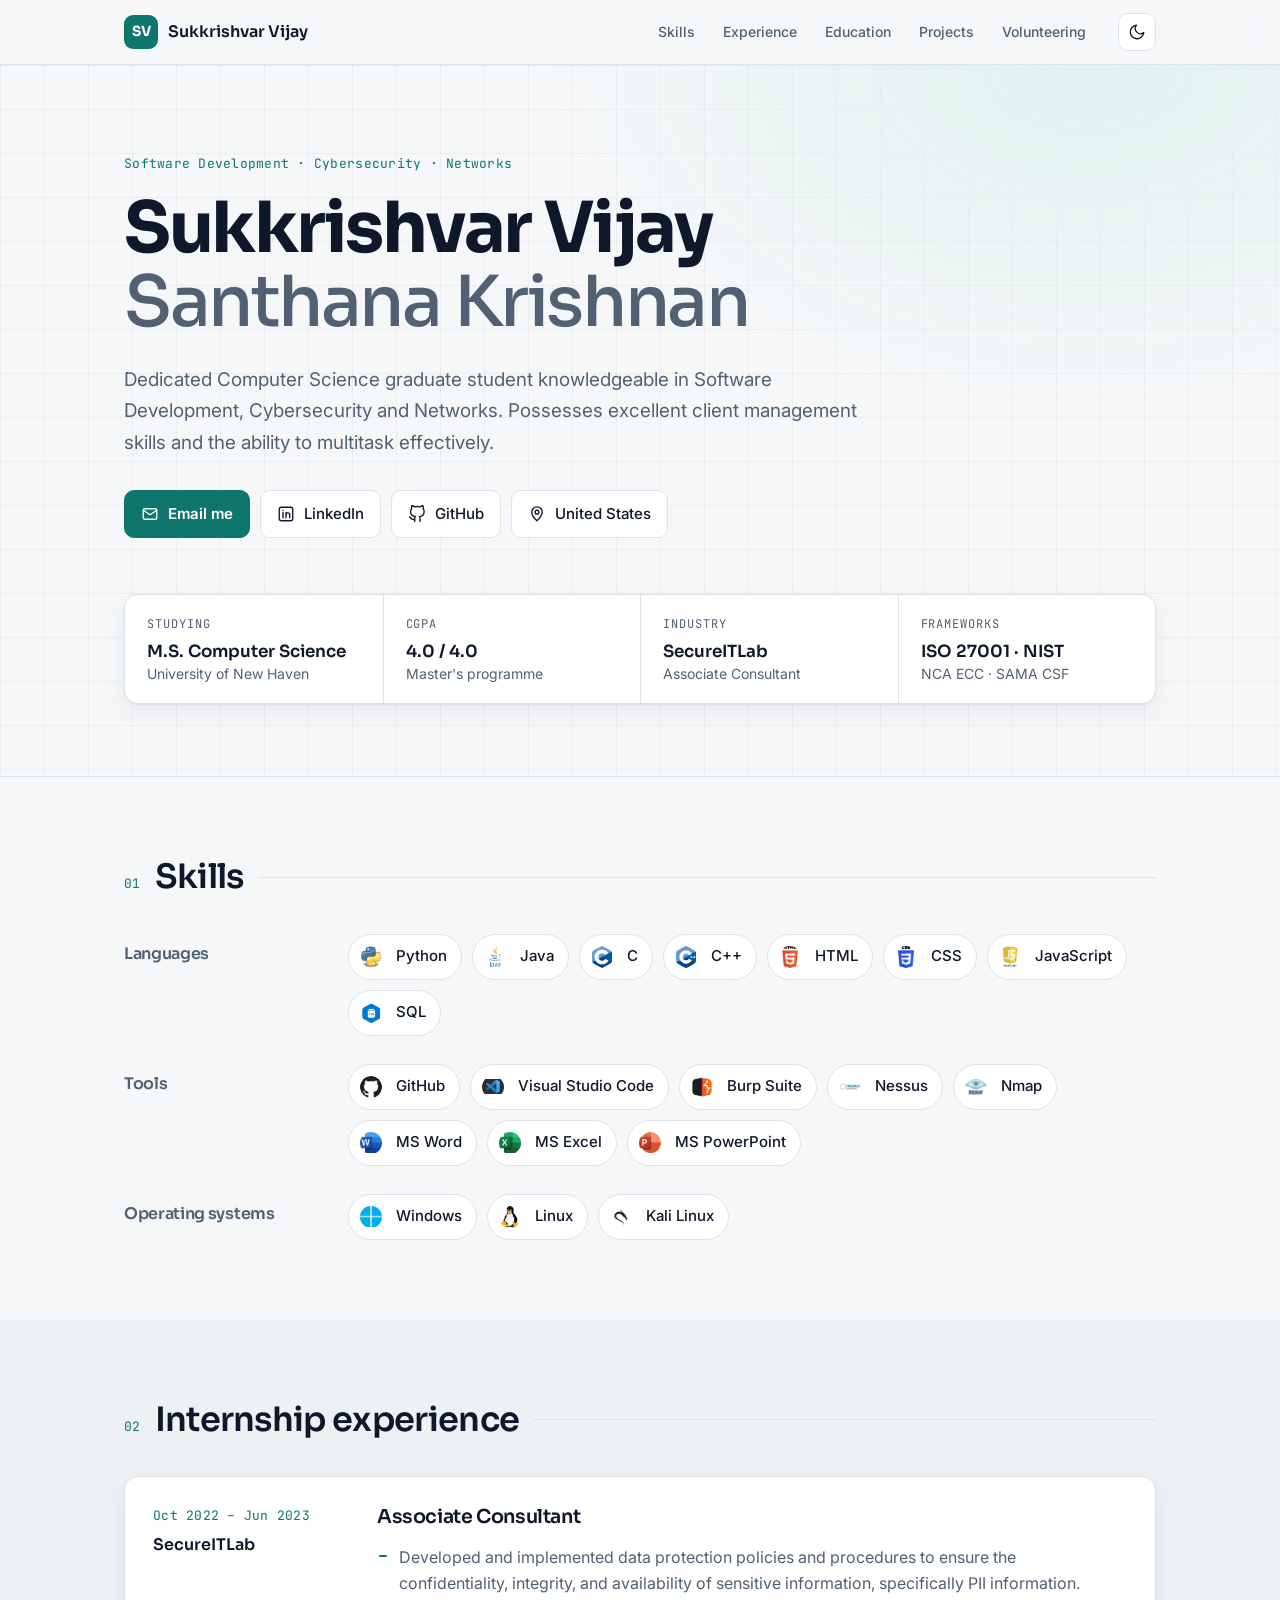
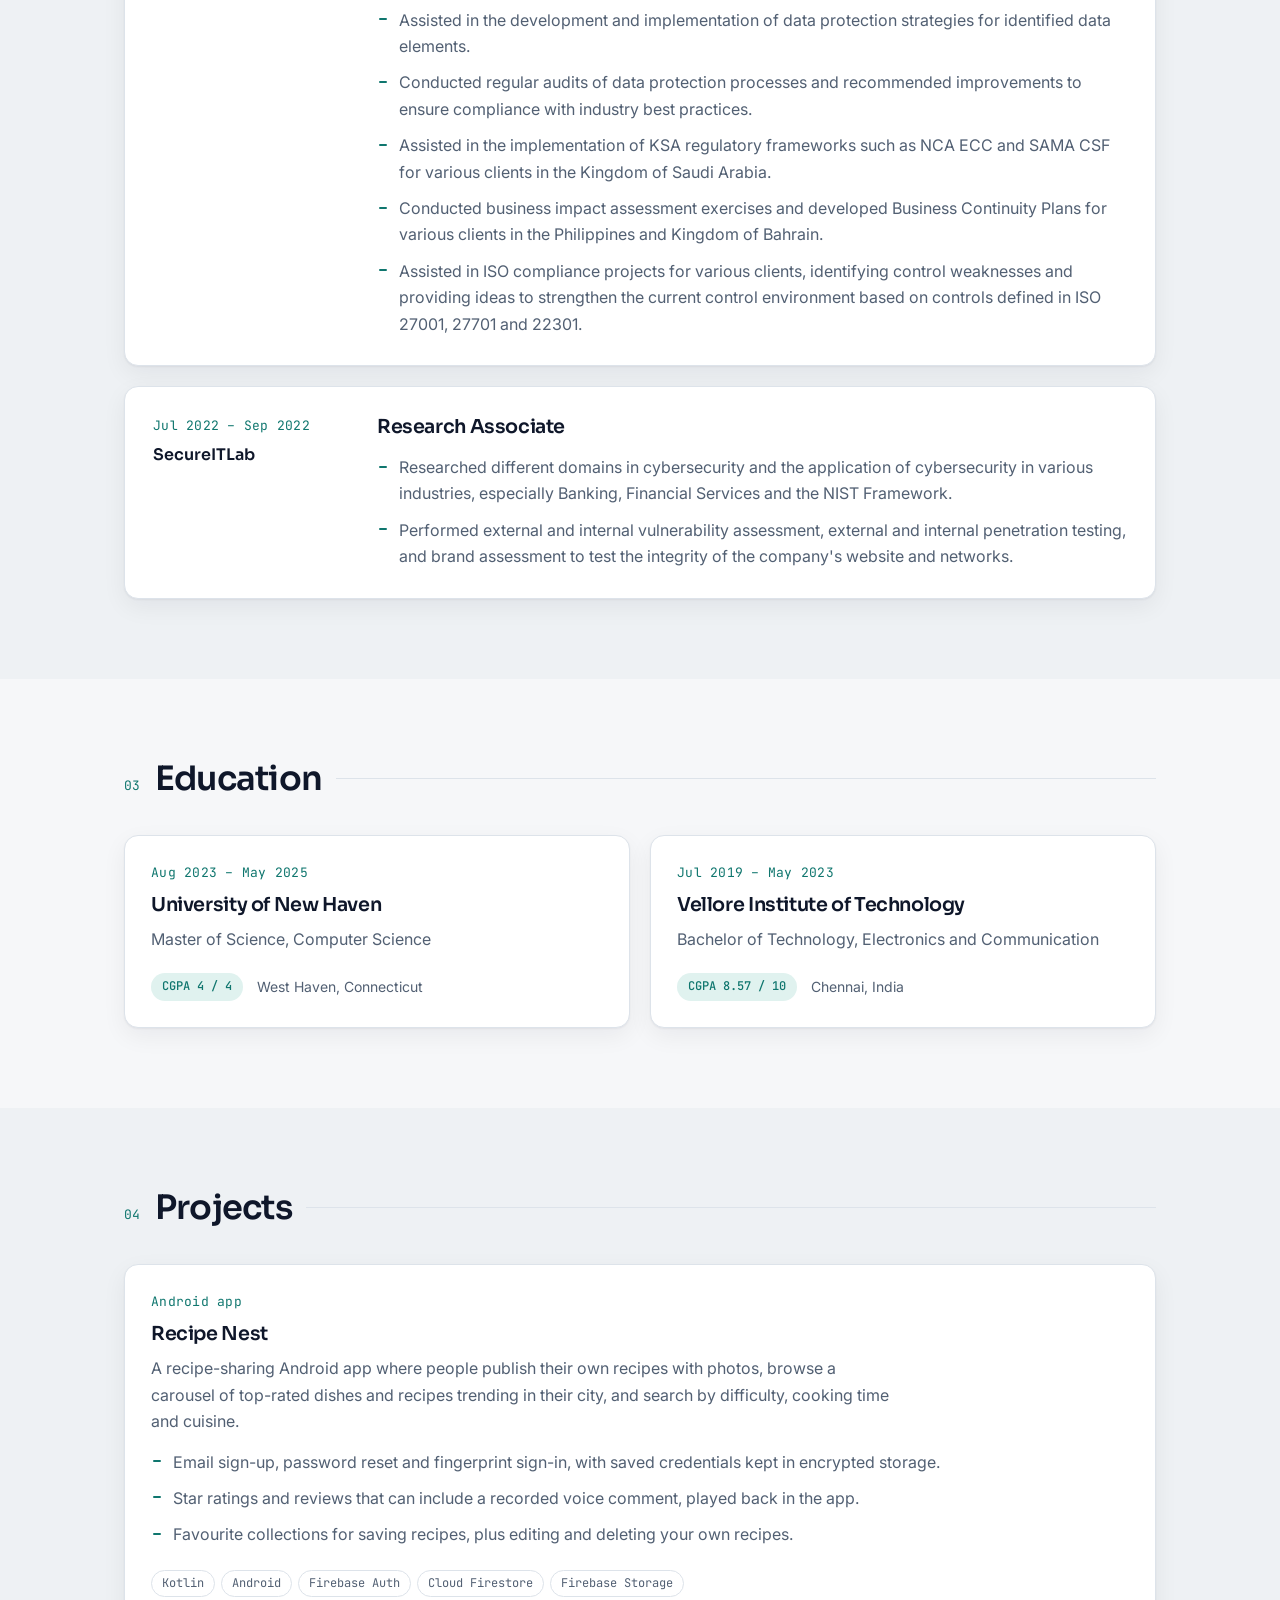
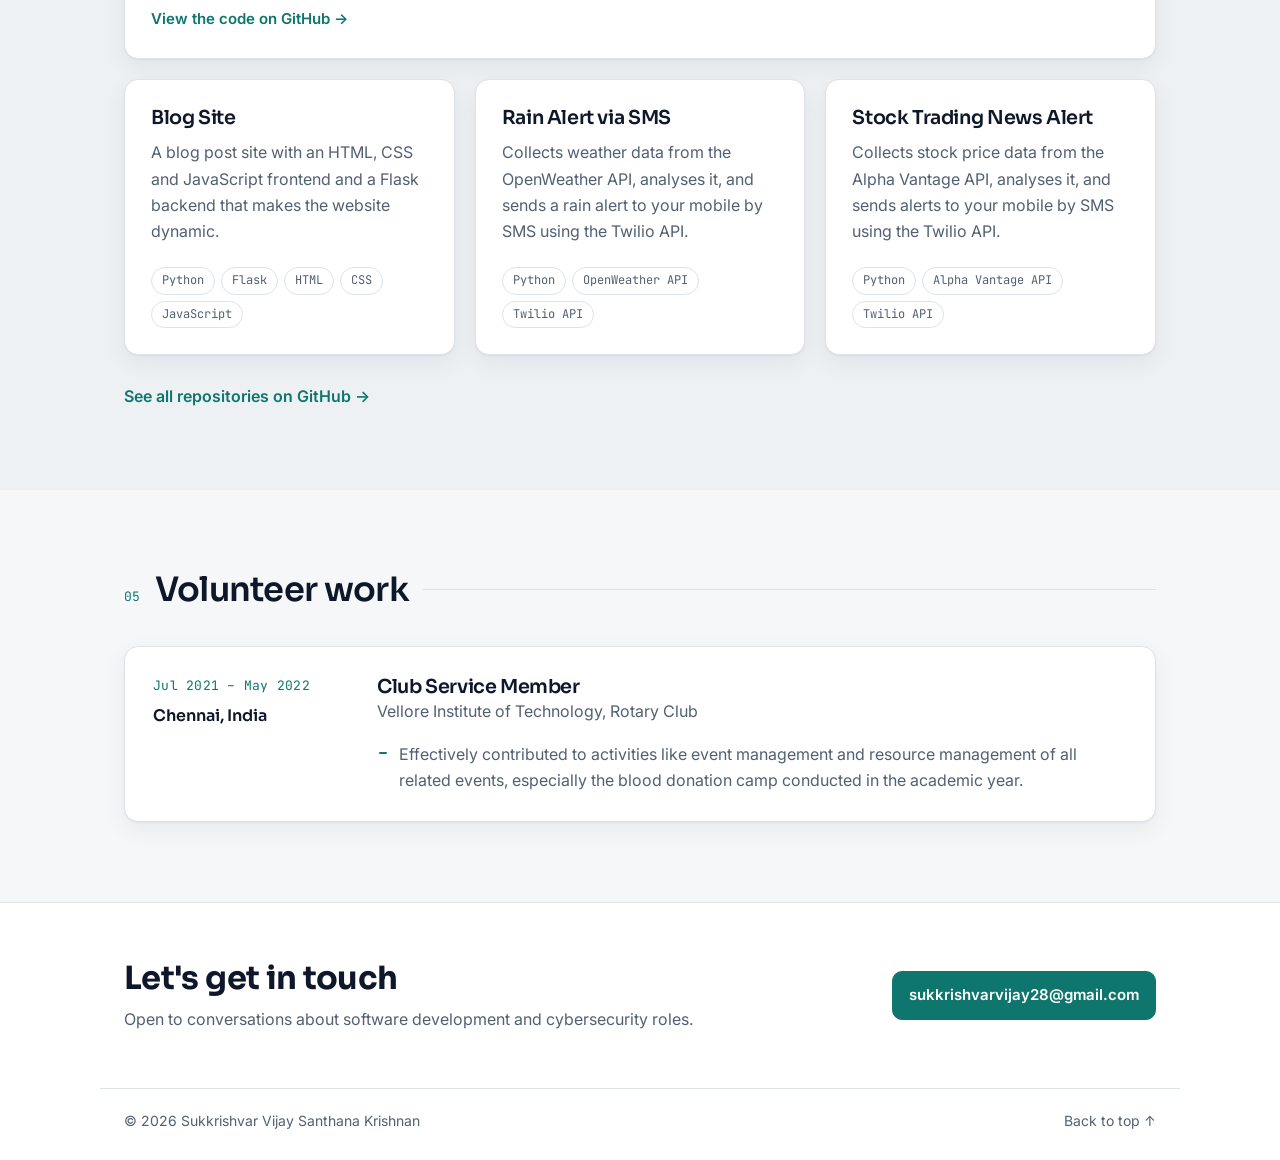
<file: index.html>
<!DOCTYPE html>
<html lang="en">
<head>
<meta charset="UTF-8">
<meta name="viewport" content="width=device-width, initial-scale=1.0">
<title>Sukkrishvar Vijay | Software Development &amp; Cybersecurity</title>
<meta name="description" content="Portfolio of Sukkrishvar Vijay Santhana Krishnan: Computer Science graduate student working across software development, cybersecurity and networks.">
<meta name="color-scheme" content="light dark">
<link rel="icon" href="data:image/svg+xml,%3Csvg xmlns='http://www.w3.org/2000/svg' viewBox='0 0 64 64'%3E%3Crect width='64' height='64' rx='14' fill='%230f766e'/%3E%3Ctext x='32' y='43' font-family='Arial,sans-serif' font-size='30' font-weight='700' text-anchor='middle' fill='white'%3ESV%3C/text%3E%3C/svg%3E">
<link rel="preconnect" href="https://fonts.googleapis.com">
<link rel="preconnect" href="https://fonts.gstatic.com" crossorigin>
<link href="https://fonts.googleapis.com/css2?family=Inter:wght@400;500;600&family=JetBrains+Mono:wght@400;500&family=Sora:wght@500;600;700&display=swap" rel="stylesheet">
<link rel="stylesheet" href="style.css">
<script>
  // Apply a saved theme before first paint to avoid a flash.
  try {
    var saved = localStorage.getItem('theme');
    if (saved === 'light' || saved === 'dark') document.documentElement.dataset.theme = saved;
  } catch (e) {}
</script>
</head>
<body>

<a class="skip-link" href="#main">Skip to content</a>

<header class="site-header">
  <div class="container header-inner">
    <a class="brand" href="#top" aria-label="Back to top">
      <span class="brand-mark">SV</span>
      <span class="brand-name">Sukkrishvar Vijay</span>
    </a>
    <nav class="site-nav" aria-label="Sections">
      <a href="#skills">Skills</a>
      <a href="#experience">Experience</a>
      <a href="#education">Education</a>
      <a href="#projects">Projects</a>
      <a href="#volunteer">Volunteering</a>
    </nav>
    <button class="theme-toggle" type="button" aria-label="Switch colour theme">
      <svg class="icon-moon" viewBox="0 0 24 24" aria-hidden="true"><path d="M21 12.8A9 9 0 1 1 11.2 3a7 7 0 0 0 9.8 9.8z"/></svg>
      <svg class="icon-sun" viewBox="0 0 24 24" aria-hidden="true"><circle cx="12" cy="12" r="4"/><path d="M12 2v2M12 20v2M4.9 4.9l1.4 1.4M17.7 17.7l1.4 1.4M2 12h2M20 12h2M4.9 19.1l1.4-1.4M17.7 6.3l1.4-1.4"/></svg>
    </button>
  </div>
</header>

<main id="main">

  <section class="hero" id="top">
    <div class="container">
      <p class="eyebrow">Software Development · Cybersecurity · Networks</p>
      <h1>Sukkrishvar Vijay <span class="h1-rest">Santhana Krishnan</span></h1>
      <p class="lead">Dedicated Computer Science graduate student knowledgeable in Software Development, Cybersecurity and Networks. Possesses excellent client management skills and the ability to multitask effectively.</p>

      <ul class="contact-list">
        <li>
          <a class="btn btn-primary" href="mailto:sukkrishvarvijay28@gmail.com">
            <svg viewBox="0 0 24 24" aria-hidden="true"><rect x="3" y="5" width="18" height="14" rx="2"/><path d="m3 7 9 6 9-6"/></svg>
            Email me
          </a>
        </li>
        <li>
          <a class="btn" href="https://www.linkedin.com/in/skvijay281101" target="_blank" rel="noopener">
            <svg viewBox="0 0 24 24" aria-hidden="true"><rect x="3" y="3" width="18" height="18" rx="3"/><path d="M8 10v7M8 7v.01M12 17v-4a2.5 2.5 0 0 1 5 0v4M12 10v7"/></svg>
            LinkedIn
          </a>
        </li>
        <li>
          <a class="btn" href="https://github.com/sukkrishvar-vijay?tab=repositories" target="_blank" rel="noopener">
            <svg viewBox="0 0 24 24" aria-hidden="true"><path d="M9 19c-5 1.500-5-2.500-7-3m14 6v-3.870a3.370 3.370 0 0 0-.940-2.610c3.140-.350 6.440-1.540 6.440-7A5.440 5.440 0 0 0 20 4.770 5.070 5.070 0 0 0 19.910 1S18.730.650 16 2.480a13.380 13.380 0 0 0-7 0C6.270.650 5.090 1 5.090 1A5.070 5.070 0 0 0 5 4.770a5.440 5.440 0 0 0-1.500 3.780c0 5.420 3.300 6.610 6.440 7A3.370 3.370 0 0 0 9 18.130V22"/></svg>
            GitHub
          </a>
        </li>
        <li>
          <span class="btn">
            <svg viewBox="0 0 24 24" aria-hidden="true"><path d="M12 21s7-6.200 7-11.500a7 7 0 0 0-14 0C5 14.800 12 21 12 21z"/><circle cx="12" cy="9.500" r="2.500"/></svg>
            United States
          </span>
        </li>
      </ul>

      <dl class="facts">
        <div>
          <dt>Studying</dt>
          <dd>M.S. Computer Science</dd>
          <dd class="fact-sub">University of New Haven</dd>
        </div>
        <div>
          <dt>CGPA</dt>
          <dd>4.0 / 4.0</dd>
          <dd class="fact-sub">Master's programme</dd>
        </div>
        <div>
          <dt>Industry</dt>
          <dd>SecureITLab</dd>
          <dd class="fact-sub">Associate Consultant</dd>
        </div>
        <div>
          <dt>Frameworks</dt>
          <dd>ISO 27001 · NIST</dd>
          <dd class="fact-sub">NCA ECC · SAMA CSF</dd>
        </div>
      </dl>
    </div>
  </section>

  <section class="section" id="skills">
    <div class="container">
      <div class="section-head">
        <p class="section-num">01</p>
        <h2>Skills</h2>
      </div>

      <div class="skill-groups">
        <div class="skill-group reveal">
          <h3>Languages</h3>
          <ul class="chips">
            <li><img src="images/python.jpeg" alt="" loading="lazy"> Python</li>
            <li><img src="images/java.png" alt="" loading="lazy"> Java</li>
            <li><img src="images/c.png" alt="" loading="lazy"> C</li>
            <li><img src="images/c++.png" alt="" loading="lazy"> C++</li>
            <li><img src="images/htmli.png" alt="" loading="lazy"> HTML</li>
            <li><img src="images/cssi.png" alt="" loading="lazy"> CSS</li>
            <li><img src="images/javascript.jpeg" alt="" loading="lazy"> JavaScript</li>
            <li><img src="images/sql.png" alt="" loading="lazy"> SQL</li>
          </ul>
        </div>

        <div class="skill-group reveal">
          <h3>Tools</h3>
          <ul class="chips">
            <li><img src="images/github.png" alt="" loading="lazy"> GitHub</li>
            <li><img src="images/vsc.jpeg" alt="" loading="lazy"> Visual Studio Code</li>
            <li><img src="images/burp.jpeg" alt="" loading="lazy"> Burp Suite</li>
            <li><img src="images/nessus.jpeg" alt="" loading="lazy"> Nessus</li>
            <li><img src="images/nmap.jpeg" alt="" loading="lazy"> Nmap</li>
            <li><img src="images/msword.jpeg" alt="" loading="lazy"> MS Word</li>
            <li><img src="images/msexcel.jpeg" alt="" loading="lazy"> MS Excel</li>
            <li><img src="images/msppt.jpeg" alt="" loading="lazy"> MS PowerPoint</li>
          </ul>
        </div>

        <div class="skill-group reveal">
          <h3>Operating systems</h3>
          <ul class="chips">
            <li><img src="images/windows.png" alt="" loading="lazy"> Windows</li>
            <li><img src="images/linux.jpeg" alt="" loading="lazy"> Linux</li>
            <li><img src="images/kali.png" alt="" loading="lazy"> Kali Linux</li>
          </ul>
        </div>
      </div>
    </div>
  </section>

  <section class="section" id="experience">
    <div class="container">
      <div class="section-head">
        <p class="section-num">02</p>
        <h2>Internship experience</h2>
      </div>

      <ol class="timeline">
        <li class="timeline-item reveal">
          <div class="timeline-meta">
            <span class="date">Oct 2022 – Jun 2023</span>
            <span class="org">SecureITLab</span>
          </div>
          <div class="timeline-body">
            <h3>Associate Consultant</h3>
            <ul class="bullets">
              <li>Developed and implemented data protection policies and procedures to ensure the confidentiality, integrity, and availability of sensitive information, specifically PII information.</li>
              <li>Assisted in the development and implementation of data protection strategies for identified data elements.</li>
              <li>Conducted regular audits of data protection processes and recommended improvements to ensure compliance with industry best practices.</li>
              <li>Assisted in the implementation of KSA regulatory frameworks such as NCA ECC and SAMA CSF for various clients in the Kingdom of Saudi Arabia.</li>
              <li>Conducted business impact assessment exercises and developed Business Continuity Plans for various clients in the Philippines and Kingdom of Bahrain.</li>
              <li>Assisted in ISO compliance projects for various clients, identifying control weaknesses and providing ideas to strengthen the current control environment based on controls defined in ISO 27001, 27701 and 22301.</li>
            </ul>
          </div>
        </li>

        <li class="timeline-item reveal">
          <div class="timeline-meta">
            <span class="date">Jul 2022 – Sep 2022</span>
            <span class="org">SecureITLab</span>
          </div>
          <div class="timeline-body">
            <h3>Research Associate</h3>
            <ul class="bullets">
              <li>Researched different domains in cybersecurity and the application of cybersecurity in various industries, especially Banking, Financial Services and the NIST Framework.</li>
              <li>Performed external and internal vulnerability assessment, external and internal penetration testing, and brand assessment to test the integrity of the company's website and networks.</li>
            </ul>
          </div>
        </li>
      </ol>
    </div>
  </section>

  <section class="section" id="education">
    <div class="container">
      <div class="section-head">
        <p class="section-num">03</p>
        <h2>Education</h2>
      </div>

      <div class="card-grid two">
        <article class="card reveal">
          <p class="date">Aug 2023 – May 2025</p>
          <h3>University of New Haven</h3>
          <p class="card-sub">Master of Science, Computer Science</p>
          <p class="card-foot"><span class="tag tag-accent">CGPA 4 / 4</span><span class="place">West Haven, Connecticut</span></p>
        </article>

        <article class="card reveal">
          <p class="date">Jul 2019 – May 2023</p>
          <h3>Vellore Institute of Technology</h3>
          <p class="card-sub">Bachelor of Technology, Electronics and Communication</p>
          <p class="card-foot"><span class="tag tag-accent">CGPA 8.57 / 10</span><span class="place">Chennai, India</span></p>
        </article>
      </div>
    </div>
  </section>

  <section class="section" id="projects">
    <div class="container">
      <div class="section-head">
        <p class="section-num">04</p>
        <h2>Projects</h2>
      </div>

      <div class="card-grid three">
        <article class="card card-featured reveal">
          <p class="date">Android app</p>
          <h3>Recipe Nest</h3>
          <p>A recipe-sharing Android app where people publish their own recipes with photos, browse a carousel of top-rated dishes and recipes trending in their city, and search by difficulty, cooking time and cuisine.</p>
          <ul class="bullets">
            <li>Email sign-up, password reset and fingerprint sign-in, with saved credentials kept in encrypted storage.</li>
            <li>Star ratings and reviews that can include a recorded voice comment, played back in the app.</li>
            <li>Favourite collections for saving recipes, plus editing and deleting your own recipes.</li>
          </ul>
          <ul class="tags">
            <li class="tag">Kotlin</li>
            <li class="tag">Android</li>
            <li class="tag">Firebase Auth</li>
            <li class="tag">Cloud Firestore</li>
            <li class="tag">Firebase Storage</li>
          </ul>
          <p class="card-link">
            <a class="text-link" href="https://github.com/sukkrishvar-vijay/Recipe-Nest" target="_blank" rel="noopener">View the code on GitHub <span aria-hidden="true">→</span></a>
          </p>
        </article>

        <article class="card reveal">
          <h3>Blog Site</h3>
          <p>A blog post site with an HTML, CSS and JavaScript frontend and a Flask backend that makes the website dynamic.</p>
          <ul class="tags">
            <li class="tag">Python</li>
            <li class="tag">Flask</li>
            <li class="tag">HTML</li>
            <li class="tag">CSS</li>
            <li class="tag">JavaScript</li>
          </ul>
        </article>

        <article class="card reveal">
          <h3>Rain Alert via SMS</h3>
          <p>Collects weather data from the OpenWeather API, analyses it, and sends a rain alert to your mobile by SMS using the Twilio API.</p>
          <ul class="tags">
            <li class="tag">Python</li>
            <li class="tag">OpenWeather API</li>
            <li class="tag">Twilio API</li>
          </ul>
        </article>

        <article class="card reveal">
          <h3>Stock Trading News Alert</h3>
          <p>Collects stock price data from the Alpha Vantage API, analyses it, and sends alerts to your mobile by SMS using the Twilio API.</p>
          <ul class="tags">
            <li class="tag">Python</li>
            <li class="tag">Alpha Vantage API</li>
            <li class="tag">Twilio API</li>
          </ul>
        </article>
      </div>

      <p class="more">
        <a class="text-link" href="https://github.com/sukkrishvar-vijay?tab=repositories" target="_blank" rel="noopener">See all repositories on GitHub <span aria-hidden="true">→</span></a>
      </p>
    </div>
  </section>

  <section class="section" id="volunteer">
    <div class="container">
      <div class="section-head">
        <p class="section-num">05</p>
        <h2>Volunteer work</h2>
      </div>

      <ol class="timeline">
        <li class="timeline-item reveal">
          <div class="timeline-meta">
            <span class="date">Jul 2021 – May 2022</span>
            <span class="org">Chennai, India</span>
          </div>
          <div class="timeline-body">
            <h3>Club Service Member</h3>
            <p class="card-sub">Vellore Institute of Technology, Rotary Club</p>
            <ul class="bullets">
              <li>Effectively contributed to activities like event management and resource management of all related events, especially the blood donation camp conducted in the academic year.</li>
            </ul>
          </div>
        </li>
      </ol>
    </div>
  </section>

</main>

<footer class="site-footer">
  <div class="container footer-inner">
    <div>
      <h2>Let's get in touch</h2>
      <p>Open to conversations about software development and cybersecurity roles.</p>
    </div>
    <a class="btn btn-primary" href="mailto:sukkrishvarvijay28@gmail.com">sukkrishvarvijay28@gmail.com</a>
  </div>
  <div class="container footer-base">
    <span>© <span id="year">2026</span> Sukkrishvar Vijay Santhana Krishnan</span>
    <a href="#top">Back to top ↑</a>
  </div>
</footer>

<script>
  (function () {
    var root = document.documentElement;

    // Theme toggle: follows the system setting until the visitor picks one.
    document.querySelector('.theme-toggle').addEventListener('click', function () {
      var systemDark = window.matchMedia('(prefers-color-scheme: dark)').matches;
      var current = root.dataset.theme || (systemDark ? 'dark' : 'light');
      var next = current === 'dark' ? 'light' : 'dark';
      root.dataset.theme = next;
      try { localStorage.setItem('theme', next); } catch (e) {}
    });

    document.getElementById('year').textContent = new Date().getFullYear();

    // Fade sections in as they scroll into view.
    var items = document.querySelectorAll('.reveal');
    var reduce = window.matchMedia('(prefers-reduced-motion: reduce)').matches;
    if (reduce || !('IntersectionObserver' in window)) return;
    root.classList.add('js-reveal');
    var io = new IntersectionObserver(function (entries) {
      entries.forEach(function (entry) {
        if (entry.isIntersecting) {
          entry.target.classList.add('is-visible');
          io.unobserve(entry.target);
        }
      });
    }, { rootMargin: '0px 0px -8% 0px' });
    items.forEach(function (el) { io.observe(el); });
  })();
</script>

</body>
</html>
</file>
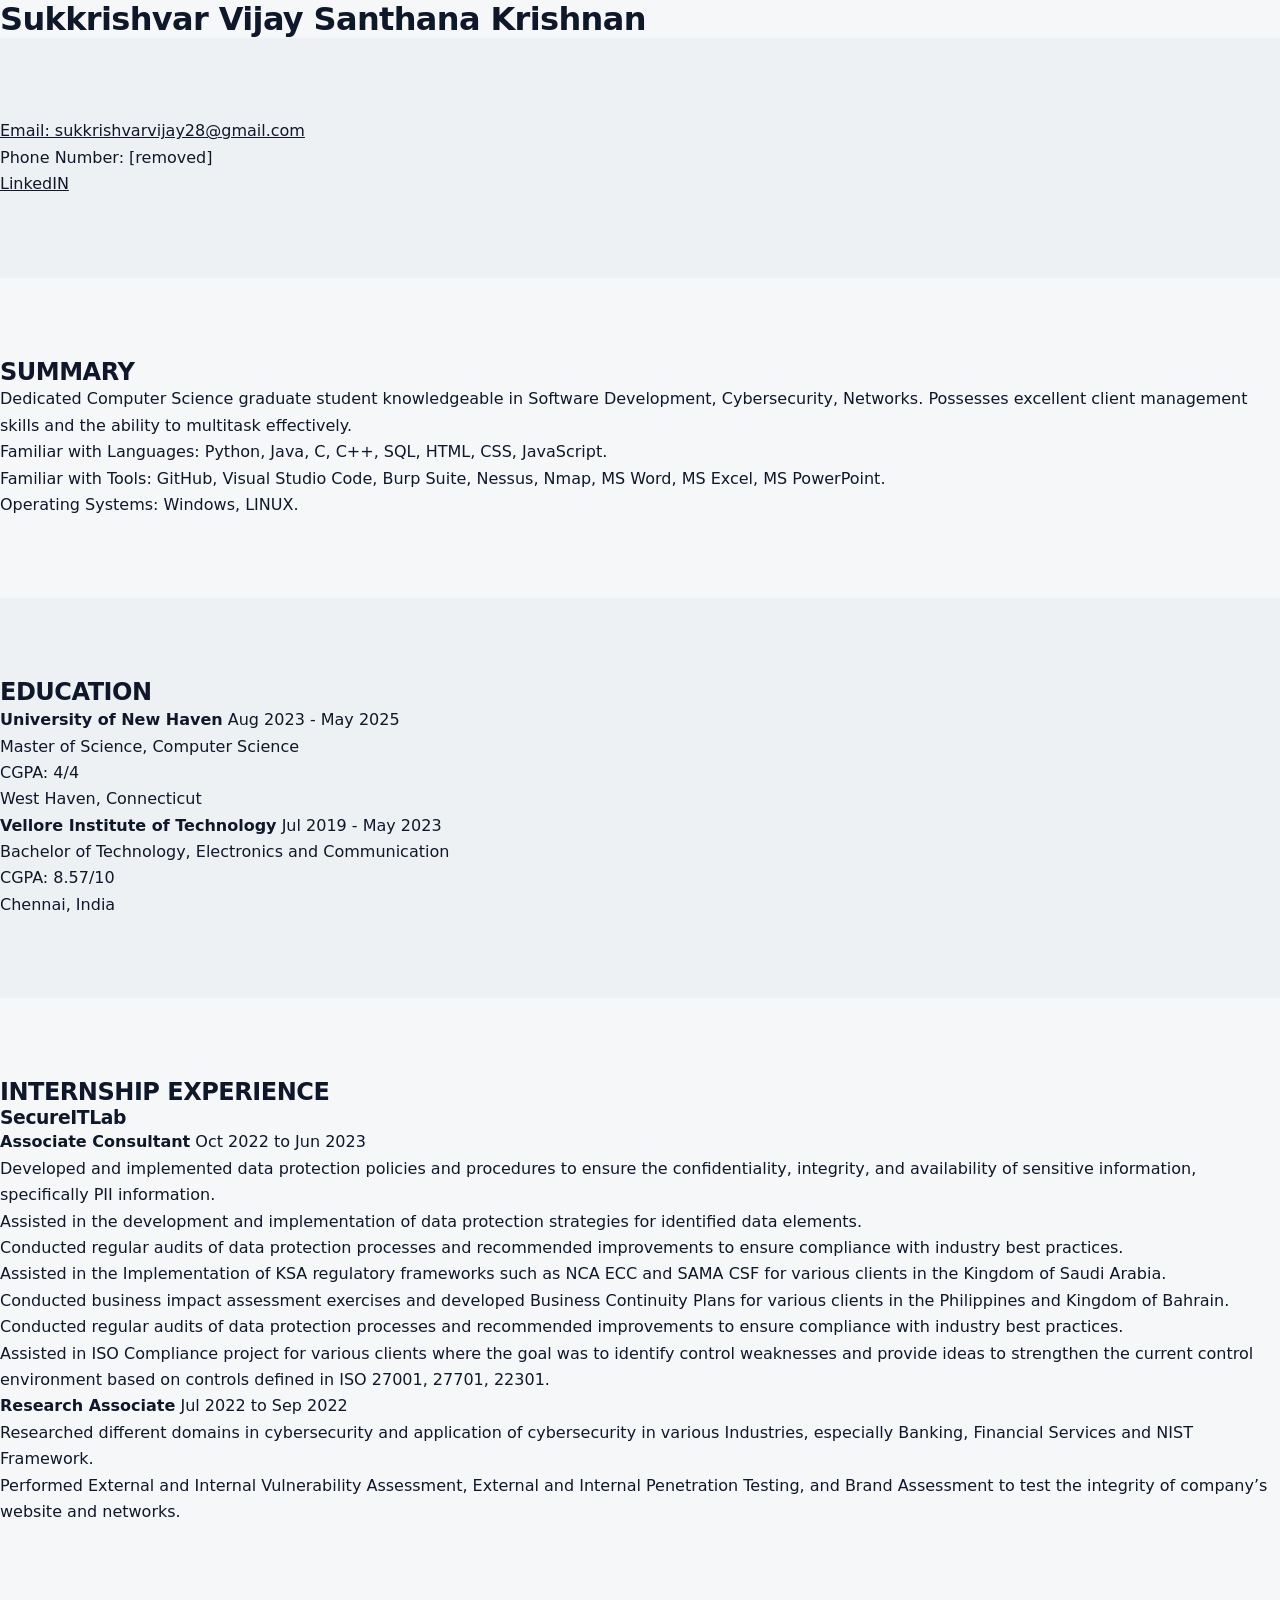
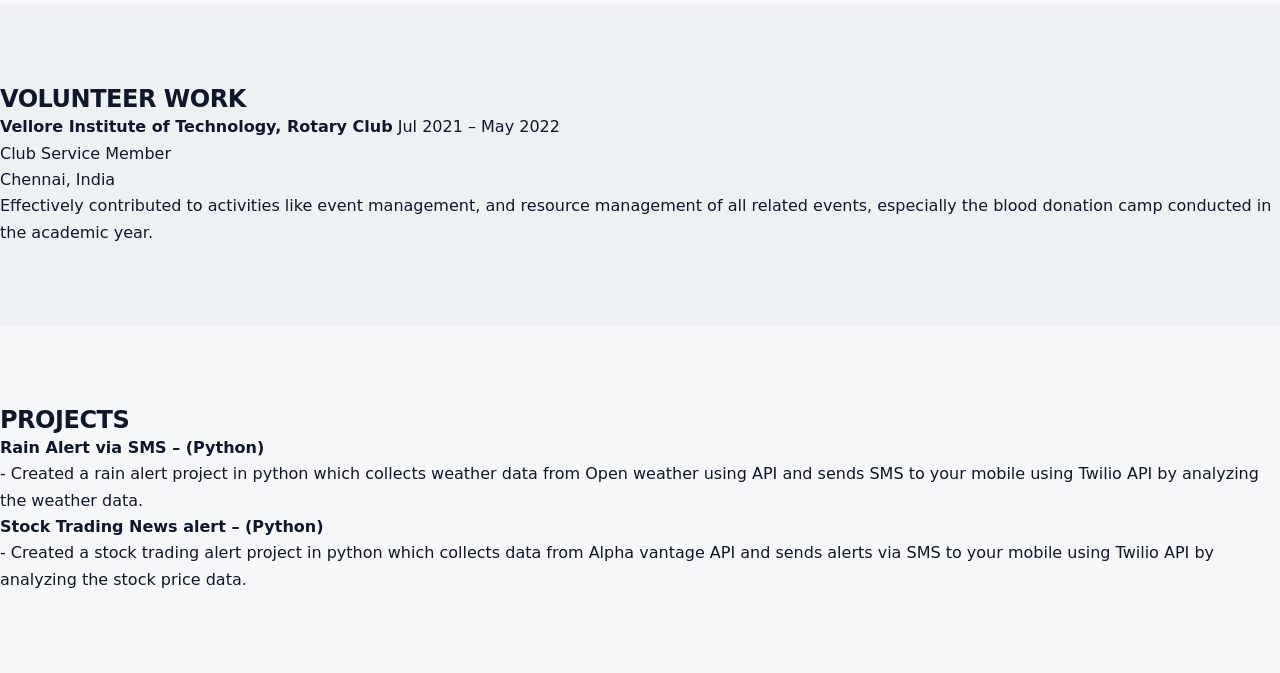
<file: resume.html>
<!DOCTYPE html>
<html lang="en">
<head>
<meta charset="UTF-8">
<meta name="viewport" content="width=device-width, initial-scale=1.0">
<title>Sukkrishvar Vijay Santhana Krishnan - Resume</title>
<link rel="stylesheet" type="text/css" href="style.css">
</head>
<body>
<h1>Sukkrishvar Vijay Santhana Krishnan</h1>
<div class="section">
    <p><a class="contact" href="mailto:sukkrishvarvijay28@gmail.com">Email: sukkrishvarvijay28@gmail.com</a> <br>Phone Number: [removed] <a class="contact" href="www.linkedin.com/in/sukkrishvarvijay"><br>LinkedIN</a></p>
</div>

<div class="section">
  <h2>SUMMARY</h2>
  <p>Dedicated Computer Science graduate student knowledgeable in Software Development, Cybersecurity, Networks. Possesses excellent client management skills and the ability to multitask effectively.</p>
  <p>Familiar with Languages: Python, Java, C, C++, SQL, HTML, CSS, JavaScript.</p>
  <p>Familiar with Tools: GitHub, Visual Studio Code, Burp Suite, Nessus, Nmap, MS Word, MS Excel, MS PowerPoint.</p>
  <p>Operating Systems: Windows, LINUX.</p>
</div>

<div class="section">
  <h2>EDUCATION</h2>
  <p><strong>University of New Haven</strong> <span class="dur">Aug 2023 - May 2025</span><br>
  Master of Science, Computer Science <br>CGPA: 4/4<br>
  West Haven, Connecticut
</p>

  <p><strong>Vellore Institute of Technology</strong> <span class="dur">Jul 2019 - May 2023</span><br>
  Bachelor of Technology, Electronics and Communication <br>CGPA: 8.57/10<br>
  Chennai, India
  </p>
</div>

<div class="section">
  <h2>INTERNSHIP EXPERIENCE</h2>
  <h3>SecureITLab</h3>
  <p><strong>Associate Consultant</strong>
  <span class="dur" > Oct 2022 to Jun 2023 </span>
  <ul>
    <li>Developed and implemented data protection policies and procedures to ensure the confidentiality, integrity, and availability of sensitive information, specifically PII information.</li>
    <li>Assisted in the development and implementation of data protection strategies for identified data elements.</li>
    <li>Conducted regular audits of data protection processes and recommended improvements to ensure compliance with industry best practices.</li>
    <li>Assisted in the Implementation of KSA regulatory frameworks such as NCA ECC and SAMA CSF for various clients in the Kingdom of Saudi Arabia.</li>
    <li>Conducted business impact assessment exercises and developed Business Continuity Plans for various clients in the Philippines and Kingdom of Bahrain.</li>
    <li>Conducted regular audits of data protection processes and recommended improvements to ensure compliance with industry best practices.</li>
    <li>Assisted in ISO Compliance project for various clients where the goal was to identify control weaknesses and provide ideas to strengthen the current control environment based on controls defined in ISO 27001, 27701, 22301.</li>
  </ul>
</p>

  <p><strong>Research Associate</strong>
  <span class="dur">Jul 2022 to Sep 2022</span>
  <ul>
    <li>Researched different domains in cybersecurity and application of cybersecurity in various Industries, especially Banking, Financial Services and NIST Framework.</li>
    <li>Performed External and Internal Vulnerability Assessment, External and Internal Penetration Testing, and Brand Assessment to test the integrity of company’s website and networks.</li>
  </ul>
 </p>
</div>

<div class="section">
  <h2>VOLUNTEER WORK</h2>
  <p><strong>Vellore Institute of Technology, Rotary Club</strong> <span class="dur">Jul 2021 – May 2022</span><br>
  Club Service Member<br>
  Chennai, India<br>
  <ul>
    <li>Effectively contributed to activities like event management, and resource management of all related events, especially the blood donation camp conducted in the academic year.</li>
  </ul>
  </p>
</div>

<div class="section">
  <h2>PROJECTS</h2>
  <p><strong>Rain Alert via SMS – (Python)</strong><br>
  - Created a rain alert project in python which collects weather data from Open weather using API and sends SMS to your mobile using Twilio API by analyzing the weather data.</p>
  <p><strong>Stock Trading News alert – (Python)</strong><br>
  - Created a stock trading alert project in python which collects data from Alpha vantage API and sends alerts via SMS to your mobile using Twilio API by analyzing the stock price data.</p>
</div>

</body>
</html>
</file>
<file: style.css>
/* ---------- Theme tokens ---------- */
:root {
  --bg: #f6f7f9;
  --bg-alt: #eef1f4;
  --surface: #ffffff;
  --text: #0f172a;
  --muted: #526073;
  --border: #dde3ea;
  --accent: #0f766e;
  --accent-strong: #0b5c56;
  --accent-soft: #e0f2ef;
  --on-accent: #ffffff;
  --shadow: 0 1px 2px rgba(15, 23, 42, 0.05), 0 8px 24px rgba(15, 23, 42, 0.06);
  --grid-line: rgba(15, 23, 42, 0.045);

  --font-body: "Inter", system-ui, -apple-system, "Segoe UI", Roboto, Arial, sans-serif;
  --font-head: "Sora", var(--font-body);
  --font-mono: "JetBrains Mono", ui-monospace, Consolas, monospace;

  --radius: 14px;
  --gutter: 24px;
}

@media (prefers-color-scheme: dark) {
  :root:not([data-theme="light"]) {
    --bg: #0a101c;
    --bg-alt: #0d1524;
    --surface: #121b2d;
    --text: #e7edf6;
    --muted: #9aa8bc;
    --border: #223049;
    --accent: #2dd4bf;
    --accent-strong: #5eead4;
    --accent-soft: rgba(45, 212, 191, 0.12);
    --on-accent: #04201d;
    --shadow: 0 1px 2px rgba(0, 0, 0, 0.3), 0 10px 30px rgba(0, 0, 0, 0.35);
    --grid-line: rgba(255, 255, 255, 0.035);
  }
}

:root[data-theme="dark"] {
  --bg: #0a101c;
  --bg-alt: #0d1524;
  --surface: #121b2d;
  --text: #e7edf6;
  --muted: #9aa8bc;
  --border: #223049;
  --accent: #2dd4bf;
  --accent-strong: #5eead4;
  --accent-soft: rgba(45, 212, 191, 0.12);
  --on-accent: #04201d;
  --shadow: 0 1px 2px rgba(0, 0, 0, 0.3), 0 10px 30px rgba(0, 0, 0, 0.35);
  --grid-line: rgba(255, 255, 255, 0.035);
}

/* ---------- Base ---------- */
*, *::before, *::after { box-sizing: border-box; }

html {
  scroll-behavior: smooth;
  scroll-padding-top: 84px;
  -webkit-text-size-adjust: 100%;
}

body {
  margin: 0;
  background: var(--bg);
  color: var(--text);
  font-family: var(--font-body);
  font-size: 16px;
  line-height: 1.65;
  -webkit-font-smoothing: antialiased;
}

h1, h2, h3 {
  font-family: var(--font-head);
  line-height: 1.2;
  margin: 0;
  letter-spacing: -0.02em;
}

p { margin: 0; }
ul, ol { margin: 0; padding: 0; list-style: none; }
a { color: inherit; }
img { display: block; max-width: 100%; }

:focus-visible {
  outline: 2px solid var(--accent);
  outline-offset: 3px;
  border-radius: 6px;
}

.container {
  width: 100%;
  max-width: 1080px;
  margin: 0 auto;
  padding: 0 var(--gutter);
}

.skip-link {
  position: absolute;
  left: 16px;
  top: -60px;
  z-index: 100;
  padding: 10px 14px;
  background: var(--accent);
  color: var(--on-accent);
  border-radius: 8px;
  text-decoration: none;
  font-weight: 600;
}
.skip-link:focus { top: 12px; }

/* ---------- Header ---------- */
.site-header {
  position: sticky;
  top: 0;
  z-index: 50;
  background: color-mix(in srgb, var(--bg) 82%, transparent);
  backdrop-filter: saturate(160%) blur(12px);
  -webkit-backdrop-filter: saturate(160%) blur(12px);
  border-bottom: 1px solid var(--border);
}

.header-inner {
  display: flex;
  align-items: center;
  gap: 20px;
  height: 64px;
}

.brand {
  display: flex;
  align-items: center;
  gap: 10px;
  text-decoration: none;
  font-family: var(--font-head);
  font-weight: 600;
  white-space: nowrap;
}

.brand-mark {
  display: grid;
  place-items: center;
  width: 34px;
  height: 34px;
  border-radius: 9px;
  background: var(--accent);
  color: var(--on-accent);
  font-size: 14px;
  font-weight: 700;
  letter-spacing: 0;
}

.site-nav {
  display: flex;
  gap: 4px;
  margin-left: auto;
}

.site-nav a {
  padding: 8px 12px;
  border-radius: 8px;
  color: var(--muted);
  font-size: 14px;
  font-weight: 500;
  text-decoration: none;
  transition: color 0.15s, background-color 0.15s;
}
.site-nav a:hover { color: var(--text); background: var(--bg-alt); }

.theme-toggle {
  display: grid;
  place-items: center;
  flex: none;
  width: 38px;
  height: 38px;
  padding: 0;
  border: 1px solid var(--border);
  border-radius: 10px;
  background: var(--surface);
  color: var(--text);
  cursor: pointer;
  transition: border-color 0.15s, color 0.15s;
}
.theme-toggle:hover { border-color: var(--accent); color: var(--accent); }

svg {
  width: 18px;
  height: 18px;
  flex: none;
  fill: none;
  stroke: currentColor;
  stroke-width: 1.8;
  stroke-linecap: round;
  stroke-linejoin: round;
}

/* Show the icon for the theme you would switch to. */
.icon-sun { display: none; }
@media (prefers-color-scheme: dark) {
  :root:not([data-theme="light"]) .icon-sun { display: block; }
  :root:not([data-theme="light"]) .icon-moon { display: none; }
}
:root[data-theme="dark"] .icon-sun { display: block; }
:root[data-theme="dark"] .icon-moon { display: none; }

/* ---------- Hero ---------- */
.hero {
  position: relative;
  padding: 88px 0 72px;
  border-bottom: 1px solid var(--border);
  background-image:
    radial-gradient(60% 70% at 85% 0%, var(--accent-soft), transparent 70%),
    linear-gradient(var(--grid-line) 1px, transparent 1px),
    linear-gradient(90deg, var(--grid-line) 1px, transparent 1px);
  background-size: auto, 44px 44px, 44px 44px;
}

.eyebrow,
.section-num,
.date {
  font-family: var(--font-mono);
  font-size: 13px;
  letter-spacing: 0.02em;
  color: var(--accent);
}

.hero h1 {
  margin-top: 18px;
  font-size: clamp(2.3rem, 6.2vw, 4.4rem);
  font-weight: 700;
  letter-spacing: -0.035em;
  line-height: 1.05;
  overflow-wrap: anywhere;
}

.h1-rest {
  display: block;
  color: var(--muted);
  font-weight: 500;
}

.lead {
  max-width: 62ch;
  margin-top: 24px;
  font-size: clamp(1.02rem, 1.6vw, 1.18rem);
  color: var(--muted);
}

.contact-list {
  display: flex;
  flex-wrap: wrap;
  gap: 10px;
  margin-top: 32px;
}

.btn {
  display: inline-flex;
  align-items: center;
  gap: 9px;
  padding: 11px 16px;
  border: 1px solid var(--border);
  border-radius: 10px;
  background: var(--surface);
  color: var(--text);
  font-size: 15px;
  font-weight: 500;
  text-decoration: none;
  overflow-wrap: anywhere;
  transition: transform 0.15s, border-color 0.15s, background-color 0.15s, color 0.15s;
}
.btn:hover { border-color: var(--accent); color: var(--accent); transform: translateY(-1px); }

.visually-hidden {
  position: absolute;
  width: 1px;
  height: 1px;
  overflow: hidden;
  clip-path: inset(50%);
  white-space: nowrap;
}

.btn-primary {
  border-color: var(--accent);
  background: var(--accent);
  color: var(--on-accent);
  font-weight: 600;
}
.btn-primary:hover {
  border-color: var(--accent-strong);
  background: var(--accent-strong);
  color: var(--on-accent);
}

.facts {
  display: grid;
  grid-template-columns: repeat(4, 1fr);
  margin: 56px 0 0;
  border: 1px solid var(--border);
  border-radius: var(--radius);
  background: var(--surface);
  box-shadow: var(--shadow);
  overflow: hidden;
}

.facts > div {
  padding: 20px 22px;
  border-left: 1px solid var(--border);
}
.facts > div:first-child { border-left: 0; }

.facts dt {
  font-family: var(--font-mono);
  font-size: 12px;
  text-transform: uppercase;
  letter-spacing: 0.08em;
  color: var(--muted);
}

.facts dd {
  margin: 6px 0 0;
  font-family: var(--font-head);
  font-weight: 600;
  font-size: 1.05rem;
  line-height: 1.3;
}

.facts dd.fact-sub {
  margin-top: 2px;
  font-family: var(--font-body);
  font-weight: 400;
  font-size: 14px;
  color: var(--muted);
}

/* ---------- Sections ---------- */
.section { padding: 80px 0; }
.section:nth-of-type(odd) { background: var(--bg-alt); }

.section-head {
  display: flex;
  align-items: baseline;
  gap: 14px;
  margin-bottom: 36px;
}

.section-head h2 {
  font-size: clamp(1.6rem, 3.2vw, 2.1rem);
  font-weight: 600;
}

.section-head::after {
  content: "";
  flex: 1;
  height: 1px;
  background: var(--border);
  align-self: center;
}

/* ---------- Skills ---------- */
.skill-groups { display: grid; gap: 28px; }

.skill-group {
  display: grid;
  grid-template-columns: 200px 1fr;
  gap: 16px 24px;
  align-items: start;
}

.skill-group h3 {
  padding-top: 10px;
  font-size: 1rem;
  font-weight: 600;
  color: var(--muted);
}

.chips { display: flex; flex-wrap: wrap; gap: 10px; }

.chips li {
  display: inline-flex;
  align-items: center;
  gap: 10px;
  padding: 7px 14px 7px 7px;
  border: 1px solid var(--border);
  border-radius: 999px;
  background: var(--surface);
  font-size: 15px;
  font-weight: 500;
  transition: border-color 0.15s, transform 0.15s;
}
.chips li:hover { border-color: var(--accent); transform: translateY(-2px); }

/* Logos sit on a white disc so they read on both themes. */
.chips img {
  width: 30px;
  height: 30px;
  padding: 4px;
  border-radius: 50%;
  background: #ffffff;
  object-fit: contain;
}

/* ---------- Timeline ---------- */
.timeline { display: grid; gap: 20px; }

.timeline-item {
  display: grid;
  grid-template-columns: 200px 1fr;
  gap: 16px 24px;
  padding: 28px;
  border: 1px solid var(--border);
  border-radius: var(--radius);
  background: var(--surface);
  box-shadow: var(--shadow);
}

.timeline-meta {
  display: flex;
  flex-direction: column;
  gap: 6px;
}

.org {
  font-family: var(--font-head);
  font-weight: 600;
}

.timeline-body h3,
.card h3 {
  font-size: 1.2rem;
  font-weight: 600;
}

.bullets {
  display: grid;
  gap: 10px;
  margin-top: 16px;
  color: var(--muted);
}

.bullets li {
  position: relative;
  padding-left: 22px;
}

.bullets li::before {
  content: "";
  position: absolute;
  left: 2px;
  top: 0.72em;
  width: 8px;
  height: 2px;
  border-radius: 2px;
  background: var(--accent);
}

/* ---------- Cards ---------- */
.card-grid { display: grid; gap: 20px; }
.card-grid.two { grid-template-columns: repeat(2, 1fr); }
.card-grid.three { grid-template-columns: repeat(3, 1fr); }

.card {
  display: flex;
  flex-direction: column;
  gap: 10px;
  padding: 26px;
  border: 1px solid var(--border);
  border-radius: var(--radius);
  background: var(--surface);
  box-shadow: var(--shadow);
  transition: border-color 0.2s, transform 0.2s;
}
.card:hover { border-color: var(--accent); transform: translateY(-3px); }

/* A highlighted project that spans the full row. */
.card-featured { grid-column: 1 / -1; }
.card-featured > p:not(.date):not(.card-link) { max-width: 75ch; }
.card-featured .bullets { margin-top: 4px; max-width: 80ch; }
.card-featured .tags { margin-top: 0; }
.card-link { font-size: 15px; }

.card p { color: var(--muted); }
.card p.date { color: var(--accent); }
.card-sub { color: var(--muted); }

.card-foot {
  display: flex;
  flex-wrap: wrap;
  align-items: center;
  gap: 10px 14px;
  margin-top: auto;
  padding-top: 10px;
  font-size: 14px;
}

.tags {
  display: flex;
  flex-wrap: wrap;
  gap: 6px;
  margin-top: auto;
  padding-top: 12px;
}

.tag {
  display: inline-block;
  padding: 3px 10px;
  border: 1px solid var(--border);
  border-radius: 999px;
  font-family: var(--font-mono);
  font-size: 12px;
  color: var(--muted);
  white-space: nowrap;
}

.tag-accent {
  border-color: transparent;
  background: var(--accent-soft);
  color: var(--accent);
  font-weight: 500;
}

.more { margin-top: 28px; }

.text-link {
  color: var(--accent);
  font-weight: 600;
  text-decoration: none;
  border-bottom: 1px solid transparent;
  transition: border-color 0.15s;
}
.text-link:hover { border-bottom-color: var(--accent); }

/* ---------- Footer ---------- */
.site-footer {
  border-top: 1px solid var(--border);
  background: var(--surface);
}

.footer-inner {
  display: flex;
  flex-wrap: wrap;
  align-items: center;
  justify-content: space-between;
  gap: 24px;
  padding-top: 56px;
  padding-bottom: 56px;
}

.footer-inner h2 { font-size: clamp(1.5rem, 3vw, 2rem); }
.footer-inner p { margin-top: 8px; color: var(--muted); }

.footer-base {
  display: flex;
  flex-wrap: wrap;
  justify-content: space-between;
  gap: 8px 24px;
  padding-top: 20px;
  padding-bottom: 28px;
  border-top: 1px solid var(--border);
  font-size: 14px;
  color: var(--muted);
}
.footer-base a { text-decoration: none; }
.footer-base a:hover { color: var(--accent); }

/* ---------- Scroll reveal (only when JS enables it) ---------- */
.js-reveal .reveal {
  opacity: 0;
  transform: translateY(16px);
  transition: opacity 0.5s ease, transform 0.5s ease, border-color 0.2s;
}
.js-reveal .reveal.is-visible { opacity: 1; transform: none; }

@media (prefers-reduced-motion: reduce) {
  html { scroll-behavior: auto; }
  * { transition: none !important; }
}

/* ---------- Responsive ---------- */
@media (max-width: 900px) {
  .card-grid.three { grid-template-columns: 1fr; }
  .facts { grid-template-columns: repeat(2, 1fr); }
  .facts > div:nth-child(odd) { border-left: 0; }
  .facts > div:nth-child(n + 3) { border-top: 1px solid var(--border); }
  .site-nav a { padding: 8px 8px; }
}

@media (max-width: 720px) {
  :root { --gutter: 16px; }

  .brand-name { display: none; }

  .header-inner { gap: 10px; }

  .site-nav {
    flex: 1;
    min-width: 0;
    overflow-x: auto;
    scrollbar-width: none;
  }
  .site-nav::-webkit-scrollbar { display: none; }
  .site-nav a { white-space: nowrap; }

  .hero { padding: 56px 0 48px; }
  .section { padding: 56px 0; }
  .facts { margin-top: 40px; }

  .skill-group,
  .timeline-item { grid-template-columns: 1fr; }

  .skill-group h3 { padding-top: 0; }
  .timeline-item { padding: 22px; }
  .timeline-meta { flex-direction: row; flex-wrap: wrap; gap: 4px 14px; align-items: baseline; }

  .card-grid.two { grid-template-columns: 1fr; }
  .card { padding: 22px; }

  .contact-list li { flex: 1 1 auto; }
  .contact-list .btn { width: 100%; justify-content: center; }
}

@media (max-width: 420px) {
  .facts { grid-template-columns: 1fr; }
  .facts > div { border-left: 0; }
  .facts > div:nth-child(n + 2) { border-top: 1px solid var(--border); }
}
</file>
